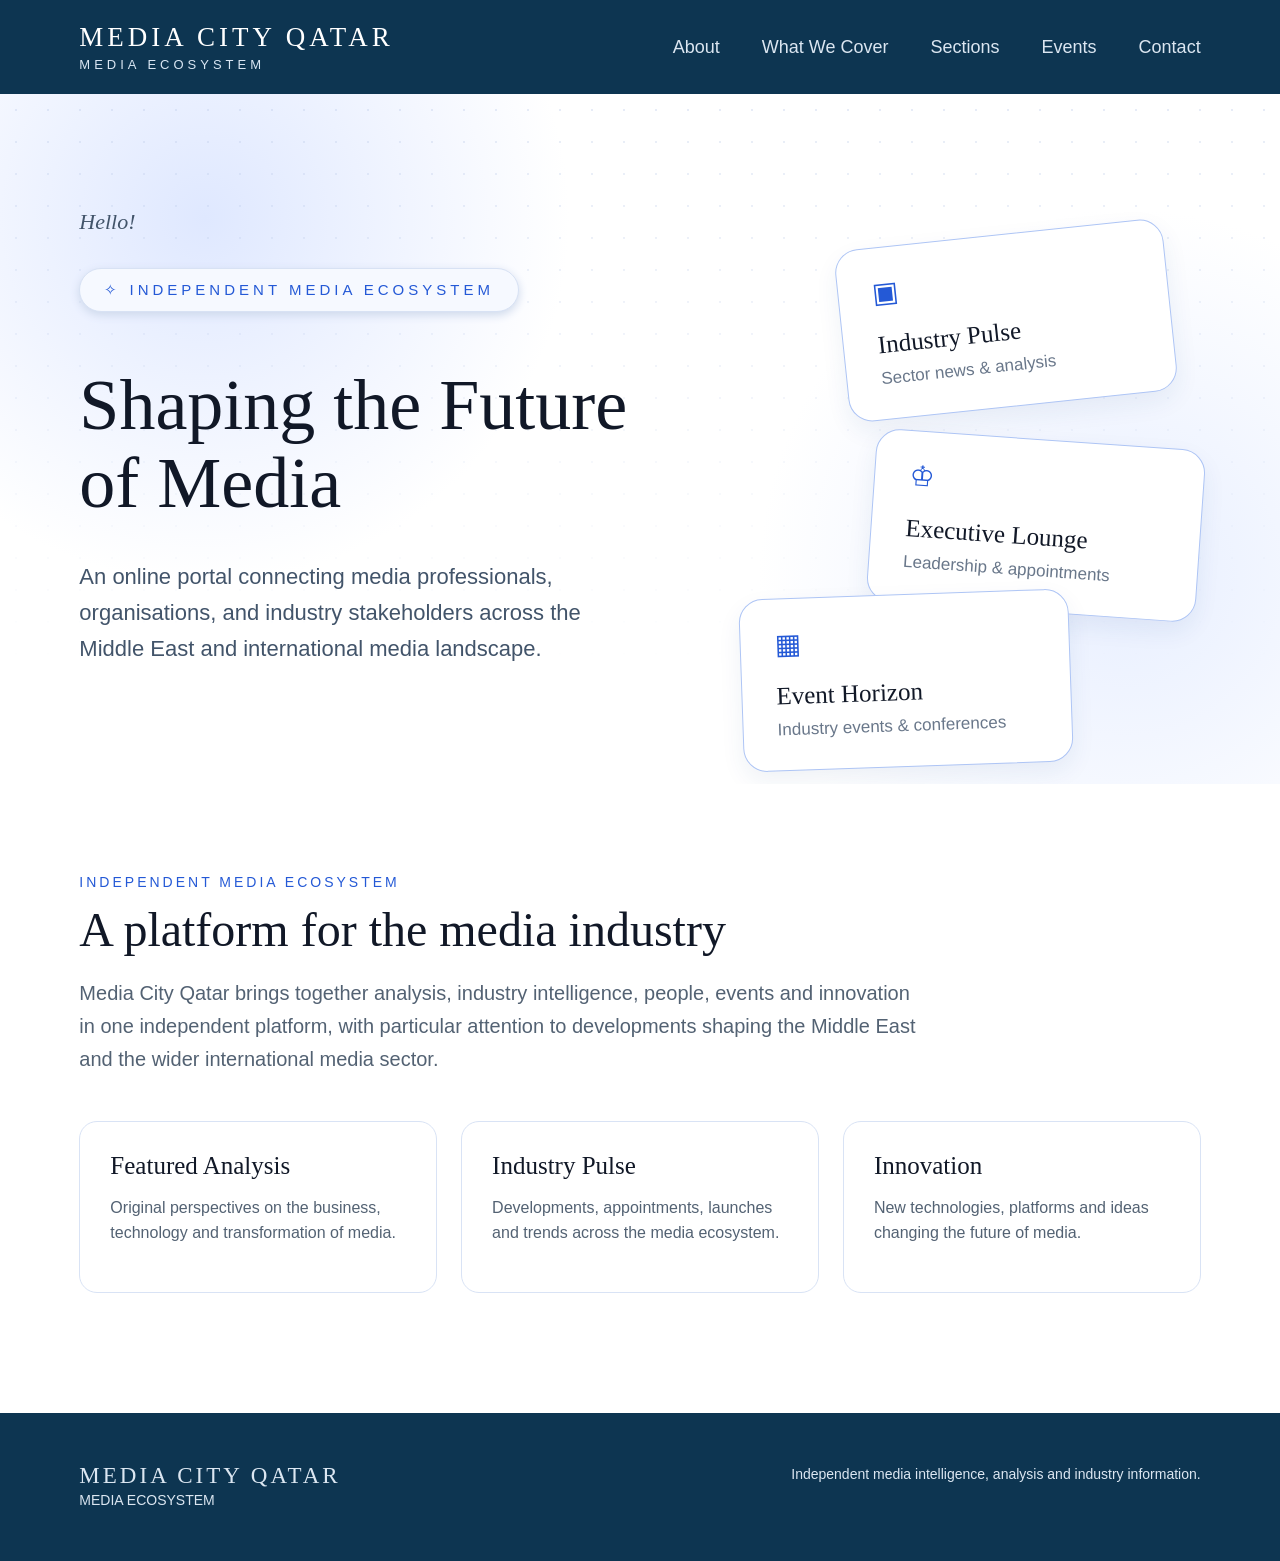
<file: index.html>
<!doctype html><html><head><meta charset="utf-8"><meta name="viewport" content="width=device-width,initial-scale=1"><title>Media City Qatar | Media Ecosystem</title><link rel="stylesheet" href="style.css"></head><body>
<header><a class="logo" href="index.html"><strong>MEDIA CITY QATAR</strong><span>MEDIA ECOSYSTEM</span></a><nav><a href="about.html">About</a><a href="cover.html">What We Cover</a><a href="sections.html">Sections</a><a href="events.html">Events</a><a href="contact.html">Contact</a></nav></header>
<main><div class="hero"><div class="hero-inner"><div><p class="hello">Hello!</p><div class="pill">✧ INDEPENDENT MEDIA ECOSYSTEM</div><h1>Shaping the Future<br>of Media</h1><p>An online portal connecting media professionals, organisations, and industry stakeholders across the Middle East and international media landscape.</p></div>
<div class="cards"><div class="card"><div class="icon">▣</div><h3>Industry Pulse</h3><p>Sector news &amp; analysis</p></div><div class="card"><div class="icon">♔</div><h3>Executive Lounge</h3><p>Leadership &amp; appointments</p></div><div class="card"><div class="icon">▦</div><h3>Event Horizon</h3><p>Industry events &amp; conferences</p></div></div></div></div>
<section><div class="section-inner"><div class="section-kicker">Independent Media Ecosystem</div><h2 class="section-title">A platform for the media industry</h2><p class="lead">Media City Qatar brings together analysis, industry intelligence, people, events and innovation in one independent platform, with particular attention to developments shaping the Middle East and the wider international media sector.</p><div class="grid"><div class="tile"><h3>Featured Analysis</h3><p>Original perspectives on the business, technology and transformation of media.</p></div><div class="tile"><h3>Industry Pulse</h3><p>Developments, appointments, launches and trends across the media ecosystem.</p></div><div class="tile"><h3>Innovation</h3><p>New technologies, platforms and ideas changing the future of media.</p></div></div></div></section></main>
<footer><div class="footer-inner"><div><div class="footer-logo">MEDIA CITY QATAR</div><div class="small">MEDIA ECOSYSTEM</div></div><div class="small">Independent media intelligence, analysis and industry information.</div></div></footer></body></html>
</file>
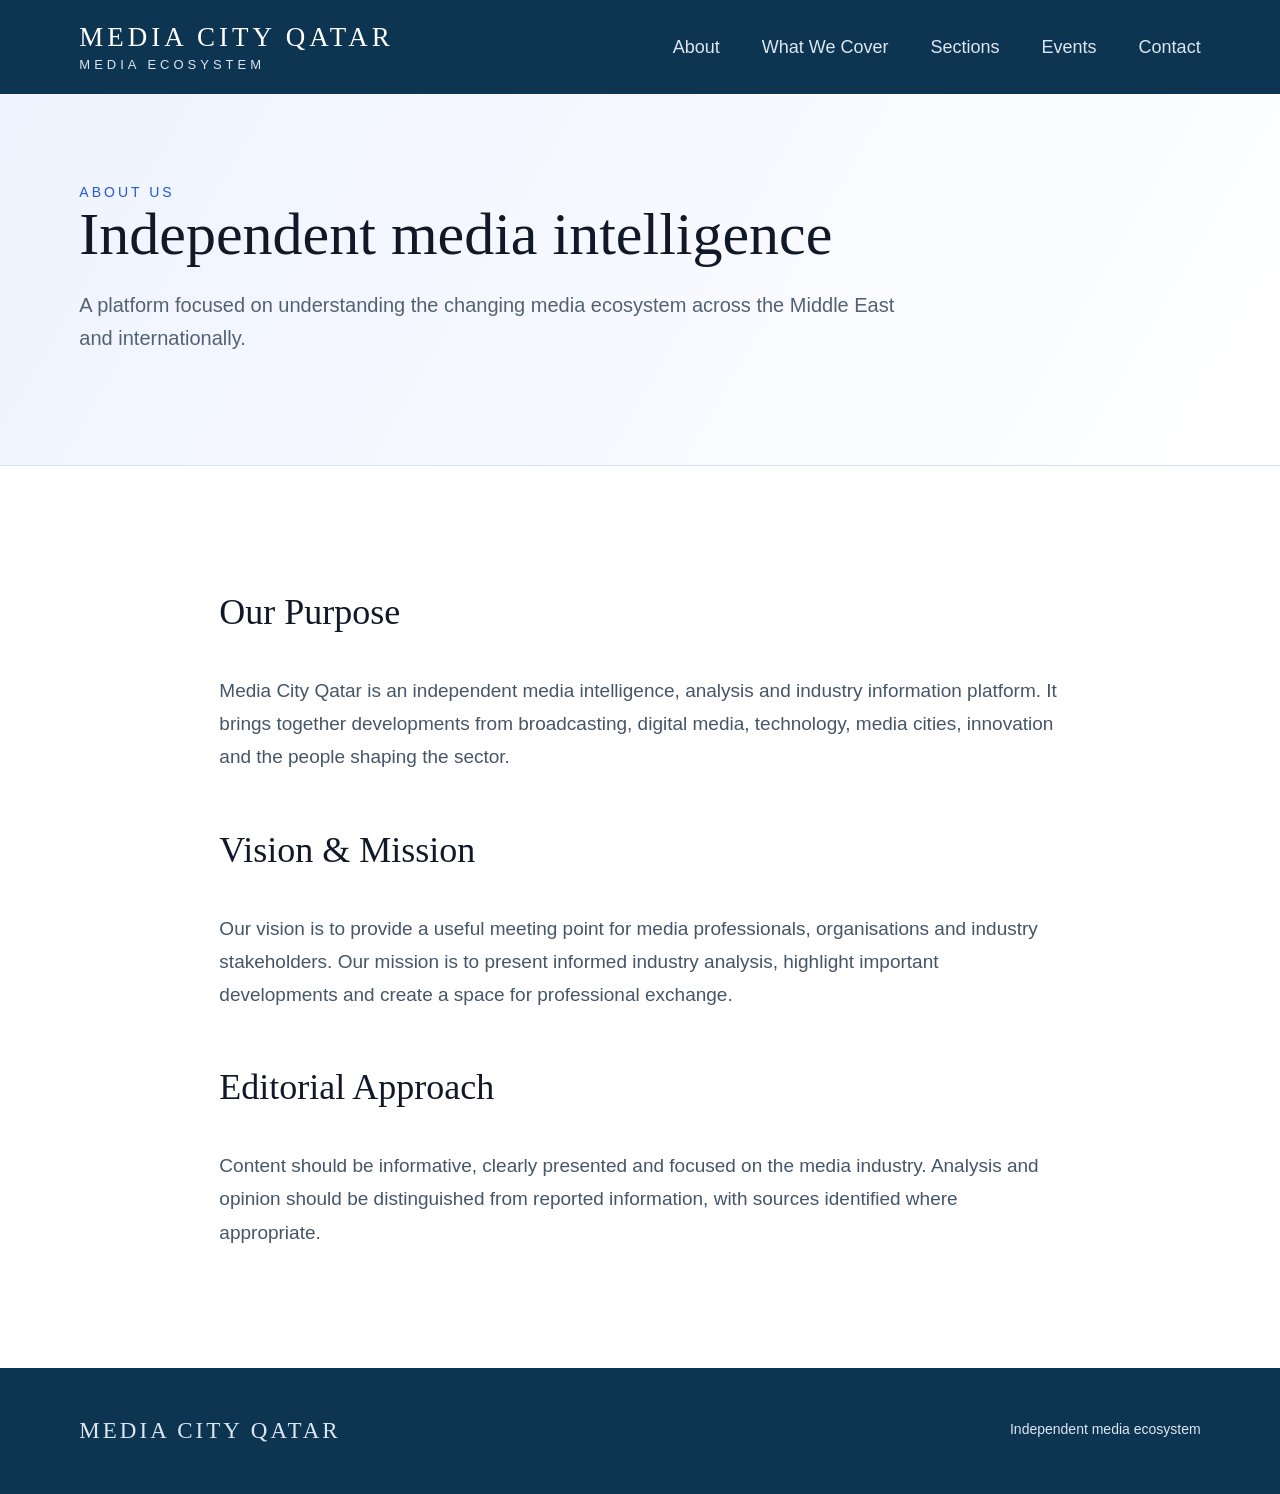
<file: about.html>
<!doctype html><html><head><meta charset="utf-8"><meta name="viewport" content="width=device-width,initial-scale=1"><title>About | Media City Qatar</title><link rel="stylesheet" href="style.css"></head><body>
<header><a class="logo" href="index.html"><strong>MEDIA CITY QATAR</strong><span>MEDIA ECOSYSTEM</span></a><nav><a href="about.html">About</a><a href="cover.html">What We Cover</a><a href="sections.html">Sections</a><a href="events.html">Events</a><a href="contact.html">Contact</a></nav></header>
<div class="page-hero"><div class="section-inner"><div class="section-kicker">About Us</div><h1>Independent media intelligence</h1><p class="lead">A platform focused on understanding the changing media ecosystem across the Middle East and internationally.</p></div></div>
<article class="page"><h2>Our Purpose</h2><p>Media City Qatar is an independent media intelligence, analysis and industry information platform. It brings together developments from broadcasting, digital media, technology, media cities, innovation and the people shaping the sector.</p><h2>Vision &amp; Mission</h2><p>Our vision is to provide a useful meeting point for media professionals, organisations and industry stakeholders. Our mission is to present informed industry analysis, highlight important developments and create a space for professional exchange.</p><h2>Editorial Approach</h2><p>Content should be informative, clearly presented and focused on the media industry. Analysis and opinion should be distinguished from reported information, with sources identified where appropriate.</p></article>
<footer><div class="footer-inner"><div class="footer-logo">MEDIA CITY QATAR</div><div class="small">Independent media ecosystem</div></div></footer></body></html>
</file>
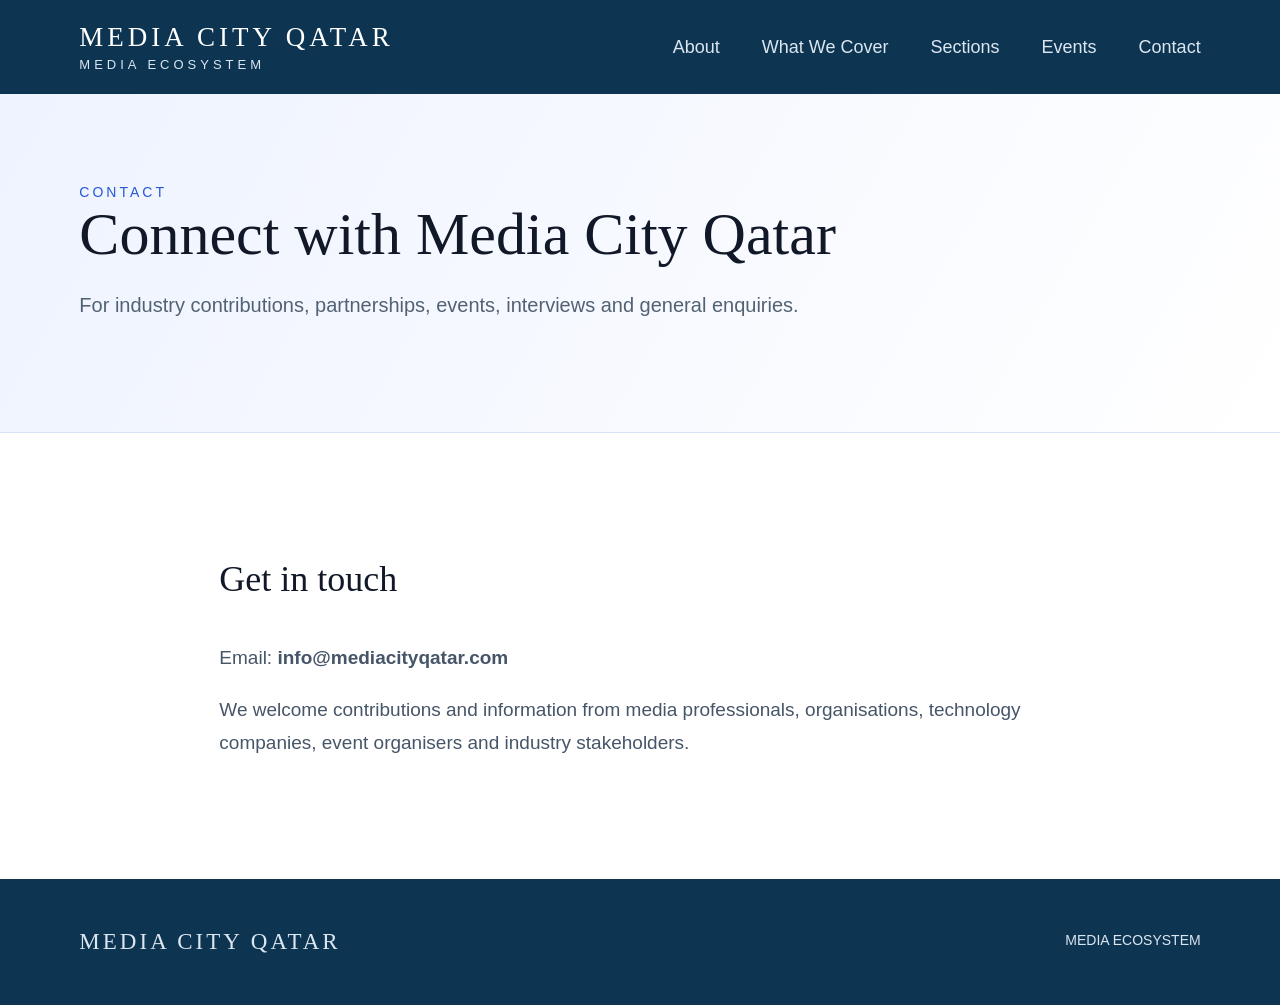
<file: contact.html>
<!doctype html><html><head><meta charset="utf-8"><meta name="viewport" content="width=device-width,initial-scale=1"><title>Contact | Media City Qatar</title><link rel="stylesheet" href="style.css"></head><body>
<header><a class="logo" href="index.html"><strong>MEDIA CITY QATAR</strong><span>MEDIA ECOSYSTEM</span></a><nav><a href="about.html">About</a><a href="cover.html">What We Cover</a><a href="sections.html">Sections</a><a href="events.html">Events</a><a href="contact.html">Contact</a></nav></header>
<div class="page-hero"><div class="section-inner"><div class="section-kicker">Contact</div><h1>Connect with Media City Qatar</h1><p class="lead">For industry contributions, partnerships, events, interviews and general enquiries.</p></div></div>
<article class="page"><h2>Get in touch</h2><p>Email: <strong>info@mediacityqatar.com</strong></p><p>We welcome contributions and information from media professionals, organisations, technology companies, event organisers and industry stakeholders.</p></article>
<footer><div class="footer-inner"><div class="footer-logo">MEDIA CITY QATAR</div><div class="small">MEDIA ECOSYSTEM</div></div></footer></body></html>
</file>
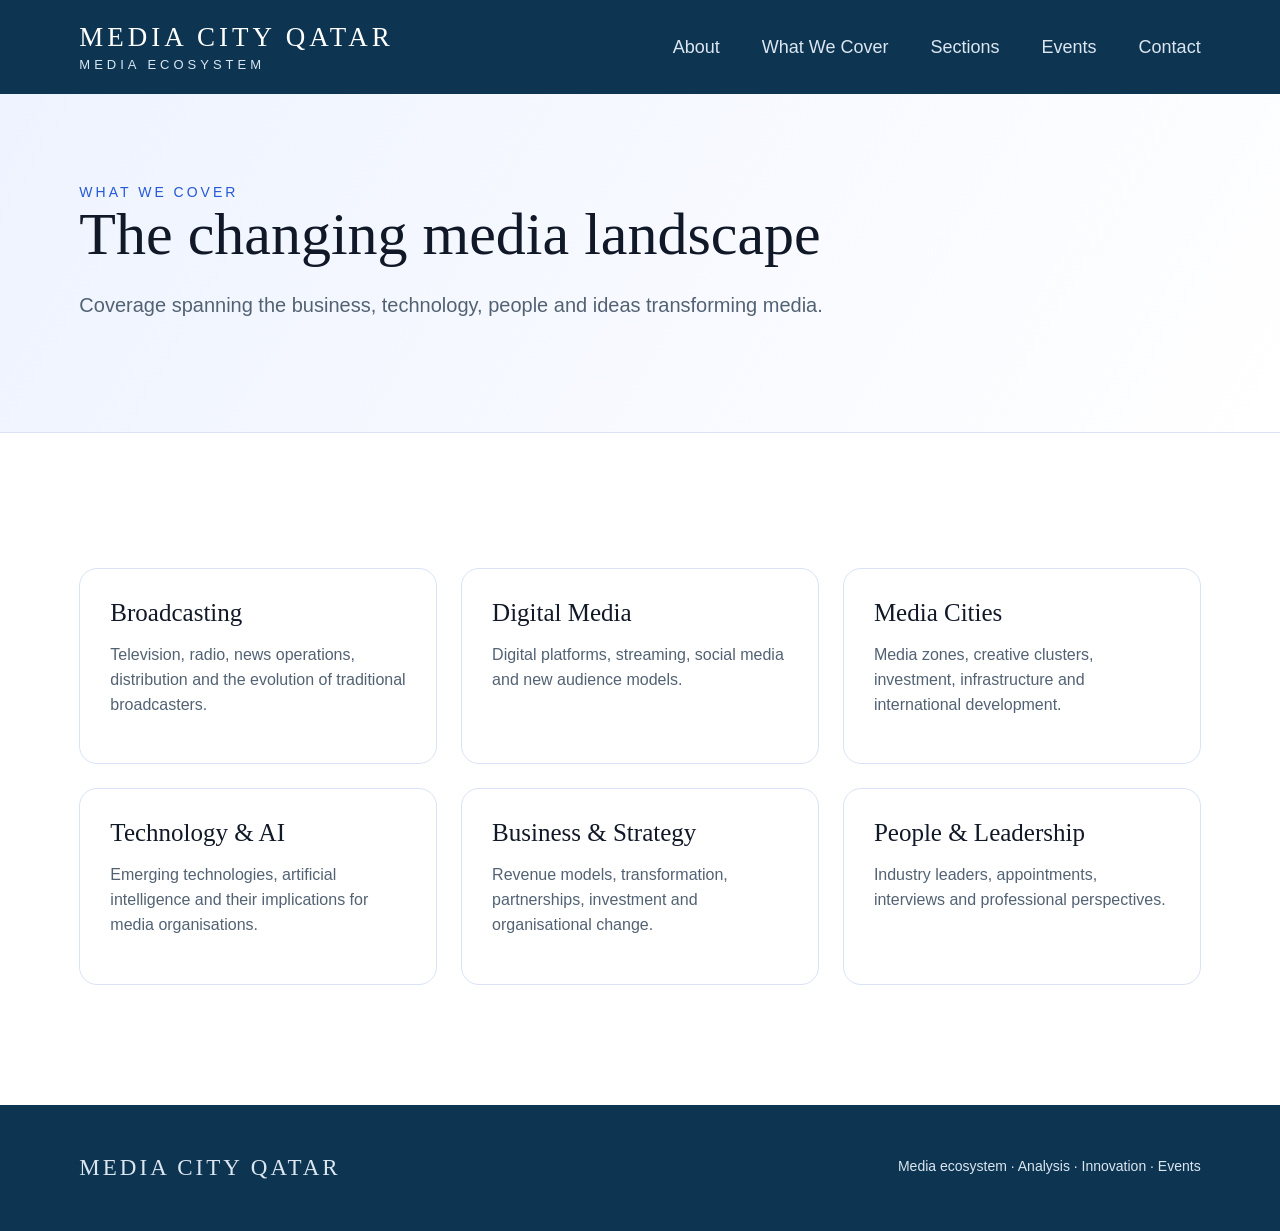
<file: cover.html>
<!doctype html><html><head><meta charset="utf-8"><meta name="viewport" content="width=device-width,initial-scale=1"><title>What We Cover here | Media City Qatar</title><link rel="stylesheet" href="style.css"></head><body>
<header><a class="logo" href="index.html"><strong>MEDIA CITY QATAR</strong><span>MEDIA ECOSYSTEM</span></a><nav><a href="about.html">About</a><a href="cover.html">What We Cover</a><a href="sections.html">Sections</a><a href="events.html">Events</a><a href="contact.html">Contact</a></nav></header>
<div class="page-hero"><div class="section-inner"><div class="section-kicker">What We Cover</div><h1>The changing media landscape</h1><p class="lead">Coverage spanning the business, technology, people and ideas transforming media.</p></div></div>
<section><div class="section-inner"><div class="grid"><div class="tile"><h3>Broadcasting</h3><p>Television, radio, news operations, distribution and the evolution of traditional broadcasters.</p></div><div class="tile"><h3>Digital Media</h3><p>Digital platforms, streaming, social media and new audience models.</p></div><div class="tile"><h3>Media Cities</h3><p>Media zones, creative clusters, investment, infrastructure and international development.</p></div><div class="tile"><h3>Technology &amp; AI</h3><p>Emerging technologies, artificial intelligence and their implications for media organisations.</p></div><div class="tile"><h3>Business &amp; Strategy</h3><p>Revenue models, transformation, partnerships, investment and organisational change.</p></div><div class="tile"><h3>People &amp; Leadership</h3><p>Industry leaders, appointments, interviews and professional perspectives.</p></div></div></div></section>
<footer><div class="footer-inner"><div class="footer-logo">MEDIA CITY QATAR</div><div class="small">Media ecosystem · Analysis · Innovation · Events</div></div></footer></body></html>
</file>
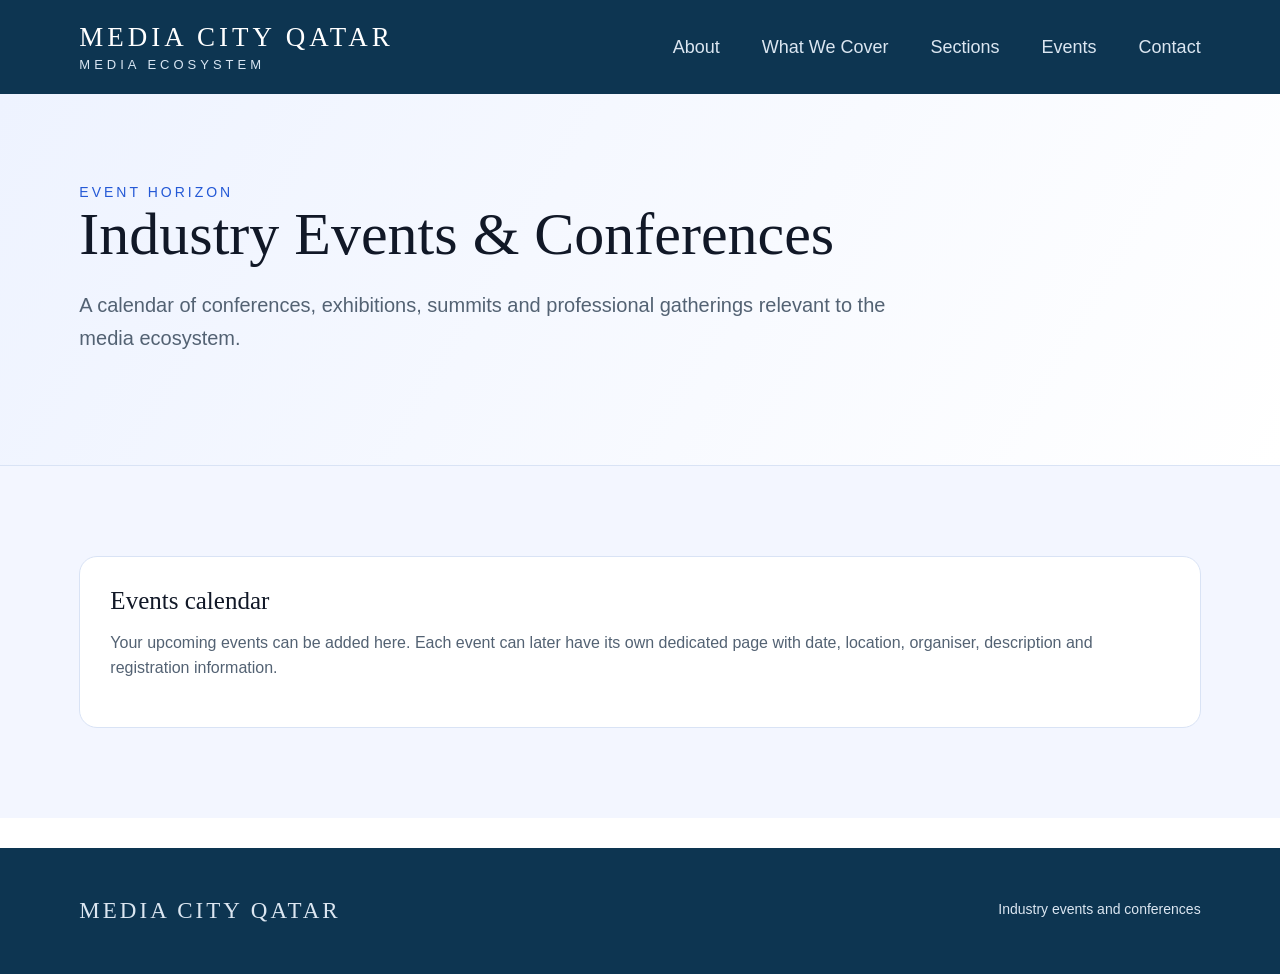
<file: events.html>
<!doctype html><html><head><meta charset="utf-8"><meta name="viewport" content="width=device-width,initial-scale=1"><title>Events | Media City Qatar</title><link rel="stylesheet" href="style.css"></head><body>
<header><a class="logo" href="index.html"><strong>MEDIA CITY QATAR</strong><span>MEDIA ECOSYSTEM</span></a><nav><a href="about.html">About</a><a href="cover.html">What We Cover</a><a href="sections.html">Sections</a><a href="events.html">Events</a><a href="contact.html">Contact</a></nav></header>
<div class="page-hero"><div class="section-inner"><div class="section-kicker">Event Horizon</div><h1>Industry Events &amp; Conferences</h1><p class="lead">A calendar of conferences, exhibitions, summits and professional gatherings relevant to the media ecosystem.</p></div></div>
<section class="alt"><div class="section-inner"><div class="tile"><h3>Events calendar</h3><p>Your upcoming events can be added here. Each event can later have its own dedicated page with date, location, organiser, description and registration information.</p></div></div></section>
<footer><div class="footer-inner"><div class="footer-logo">MEDIA CITY QATAR</div><div class="small">Industry events and conferences</div></div></footer></body></html>
</file>
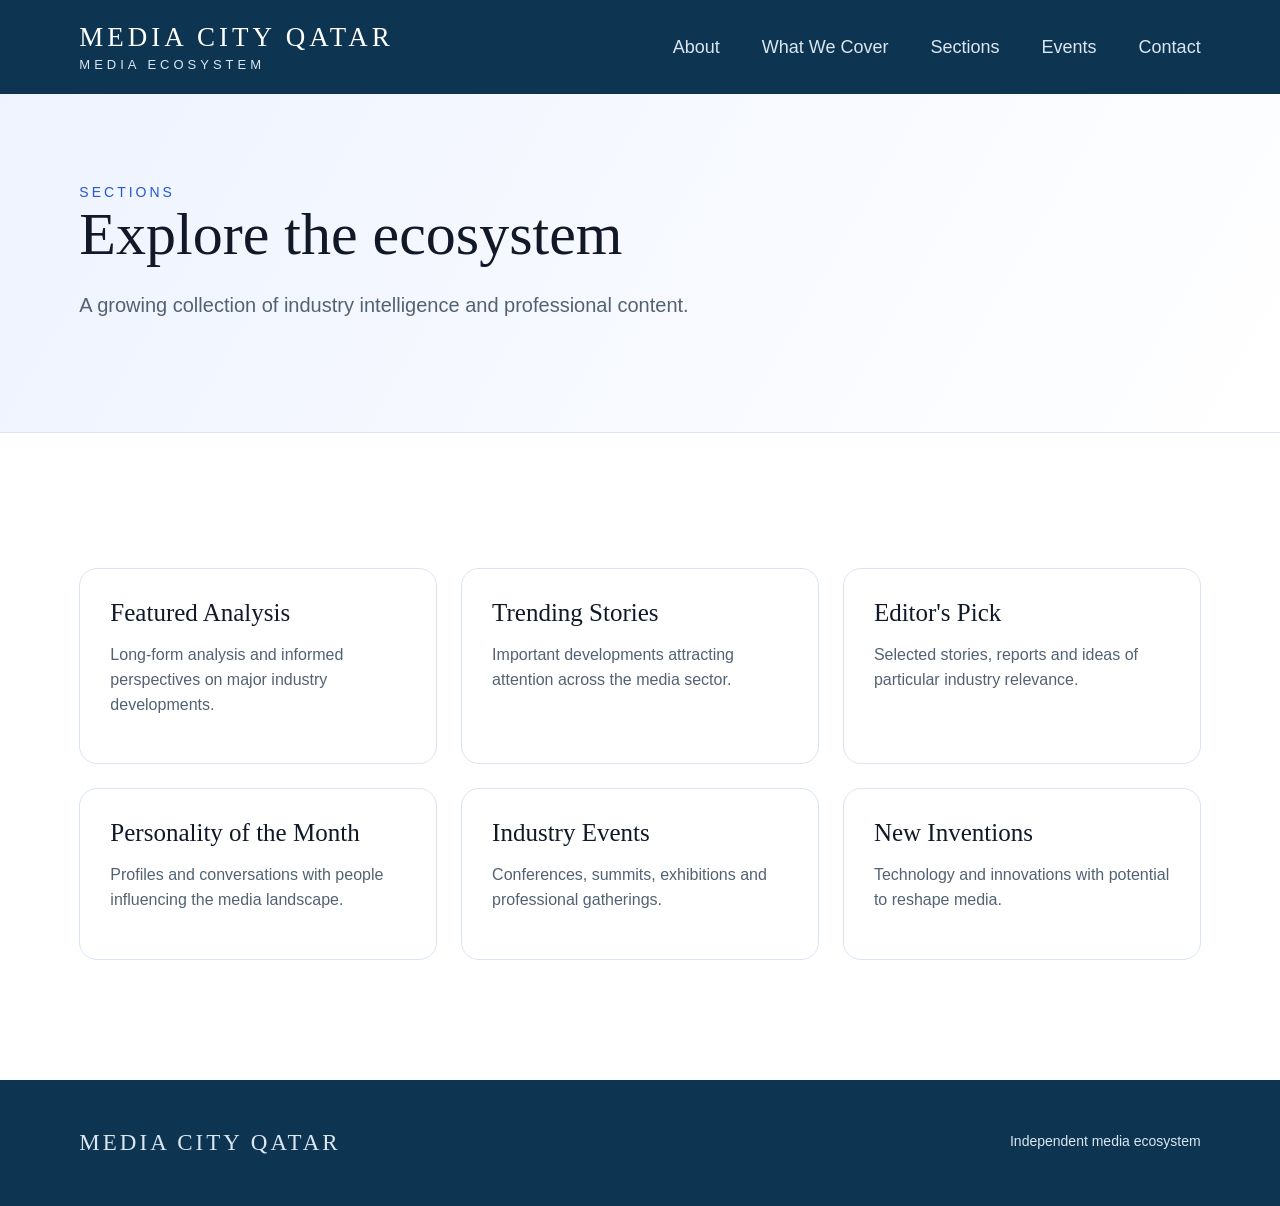
<file: sections.html>
<!doctype html><html><head><meta charset="utf-8"><meta name="viewport" content="width=device-width,initial-scale=1"><title>Sections | Media City Qatar</title><link rel="stylesheet" href="style.css"></head><body>
<header><a class="logo" href="index.html"><strong>MEDIA CITY QATAR</strong><span>MEDIA ECOSYSTEM</span></a><nav><a href="about.html">About</a><a href="cover.html">What We Cover</a><a href="sections.html">Sections</a><a href="events.html">Events</a><a href="contact.html">Contact</a></nav></header>
<div class="page-hero"><div class="section-inner"><div class="section-kicker">Sections</div><h1>Explore the ecosystem</h1><p class="lead">A growing collection of industry intelligence and professional content.</p></div></div>
<section><div class="section-inner"><div class="grid"><div class="tile"><h3>Featured Analysis</h3><p>Long-form analysis and informed perspectives on major industry developments.</p></div><div class="tile"><h3>Trending Stories</h3><p>Important developments attracting attention across the media sector.</p></div><div class="tile"><h3>Editor's Pick</h3><p>Selected stories, reports and ideas of particular industry relevance.</p></div><div class="tile"><h3>Personality of the Month</h3><p>Profiles and conversations with people influencing the media landscape.</p></div><div class="tile"><h3>Industry Events</h3><p>Conferences, summits, exhibitions and professional gatherings.</p></div><div class="tile"><h3>New Inventions</h3><p>Technology and innovations with potential to reshape media.</p></div></div></div></section>
<footer><div class="footer-inner"><div class="footer-logo">MEDIA CITY QATAR</div><div class="small">Independent media ecosystem</div></div></footer></body></html>
</file>
<file: style.css>
:root{
  --navy:#0d3551; --blue:#2459d6; --ink:#111827; --muted:#536273;
  --line:#d9e3f5; --pale:#f3f6ff; --white:#fff;
}
*{box-sizing:border-box}
html{scroll-behavior:smooth}
body{margin:0;font-family:Arial,Helvetica,sans-serif;color:var(--ink);background:#fff}
header{height:94px;background:var(--navy);display:flex;align-items:center;justify-content:space-between;padding:0 6.2%;position:sticky;top:0;z-index:10}
.logo{color:#fff;text-decoration:none;line-height:1}
.logo strong{display:block;font-family:Georgia,serif;font-size:27px;letter-spacing:4px;font-weight:500}
.logo span{display:block;margin-top:7px;font-size:13px;letter-spacing:4px;color:#d9e6f3}
nav{display:flex;gap:42px;align-items:center}
nav a{color:#dbe6f1;text-decoration:none;font-size:18px}
nav a:hover{color:#fff}
.hero{min-height:650px;padding:110px 6.2% 80px;background:
 radial-gradient(circle at 16% 18%,#dfe8ff 0,transparent 30%),
 radial-gradient(circle at 88% 70%,#e8efff 0,transparent 30%),
 #fff;position:relative;overflow:hidden}
.hero:after{content:"";position:absolute;inset:0;opacity:.35;background-image:radial-gradient(#b9c8e7 1px,transparent 1px);background-size:32px 32px;mask-image:linear-gradient(to bottom,black,transparent 85%)}
.hero-inner{max-width:1250px;margin:auto;display:grid;grid-template-columns:1.05fr .95fr;gap:70px;position:relative;z-index:1}
.hello{font:italic 72px Georgia,serif;color:var(--blue);margin:0 0 28px}
.pill{display:inline-block;padding:12px 24px;border-radius:28px;background:#f6f9ff;border:1px solid #d8e2f4;color:var(--blue);letter-spacing:4px;font-size:15px;box-shadow:0 3px 10px #cdd8eb;margin-bottom:55px}
h1,h2,h3{font-family:Georgia,serif;font-weight:400}
.hero h1{font-size:72px;line-height:1.08;margin:0 0 36px;max-width:720px}
.hero p{font-size:22px;line-height:1.65;color:#42546a;max-width:760px}
.cards{position:relative;min-height:500px}
.card{position:absolute;background:#fff;border:1px solid #aec5f5;border-radius:24px;padding:28px 34px;width:330px;box-shadow:0 10px 25px rgba(34,72,130,.07)}
.card:nth-child(1){top:30px;right:30px;transform:rotate(-6deg)}
.card:nth-child(2){top:235px;right:0;transform:rotate(4deg)}
.card:nth-child(3){top:390px;left:40px;transform:rotate(-2deg)}
.card .icon{font-size:28px;color:var(--blue);margin-bottom:22px}
.card h3{font-size:25px;margin:0 0 8px}.card p{font-size:17px;margin:0;color:#69778a;line-height:1.4}
section{padding:90px 6.2%}.section-inner{max-width:1180px;margin:auto}
.section-kicker{color:var(--blue);letter-spacing:3px;text-transform:uppercase;font-size:14px}
.section-title{font-size:48px;margin:12px 0 20px}.lead{font-size:20px;color:var(--muted);line-height:1.65;max-width:850px}
.grid{display:grid;grid-template-columns:repeat(3,1fr);gap:24px;margin-top:45px}
.tile{border:1px solid var(--line);border-radius:18px;padding:30px;background:#fff}.tile h3{font-size:25px;margin:0 0 12px}.tile p{color:var(--muted);line-height:1.55}
.alt{background:var(--pale)}
.page-hero{padding:90px 6.2%;background:linear-gradient(120deg,#eef3ff,#fff);border-bottom:1px solid var(--line)}
.page-hero h1{font-size:60px;margin:0 0 18px}.page{max-width:1000px;margin:auto;padding:70px 6.2%;font-size:19px;line-height:1.75;color:#465568}
.page h2{font-size:36px;color:var(--ink);margin-top:45px}.page h3{font-size:27px;color:var(--ink)}
footer{background:var(--navy);color:#dbe6f1;padding:50px 6.2%;margin-top:30px}
.footer-inner{max-width:1180px;margin:auto;display:flex;justify-content:space-between;gap:30px}.footer-logo{font-family:Georgia,serif;font-size:23px;letter-spacing:3px}.small{font-size:14px;line-height:1.6}
@media(max-width:850px){
 header{height:auto;padding:20px 5%;align-items:flex-start;gap:15px;flex-direction:column}
 nav{gap:15px;flex-wrap:wrap} nav a{font-size:14px}
 .hero{padding:65px 5%}.hero-inner{grid-template-columns:1fr}.cards{display:none}
 .hello{font-size:55px}.hero h1{font-size:50px}.hero p{font-size:19px}
 section{padding:65px 5%}.grid{grid-template-columns:1fr}.page-hero h1{font-size:45px}
 .footer-inner{flex-direction:column}
}
</file>
